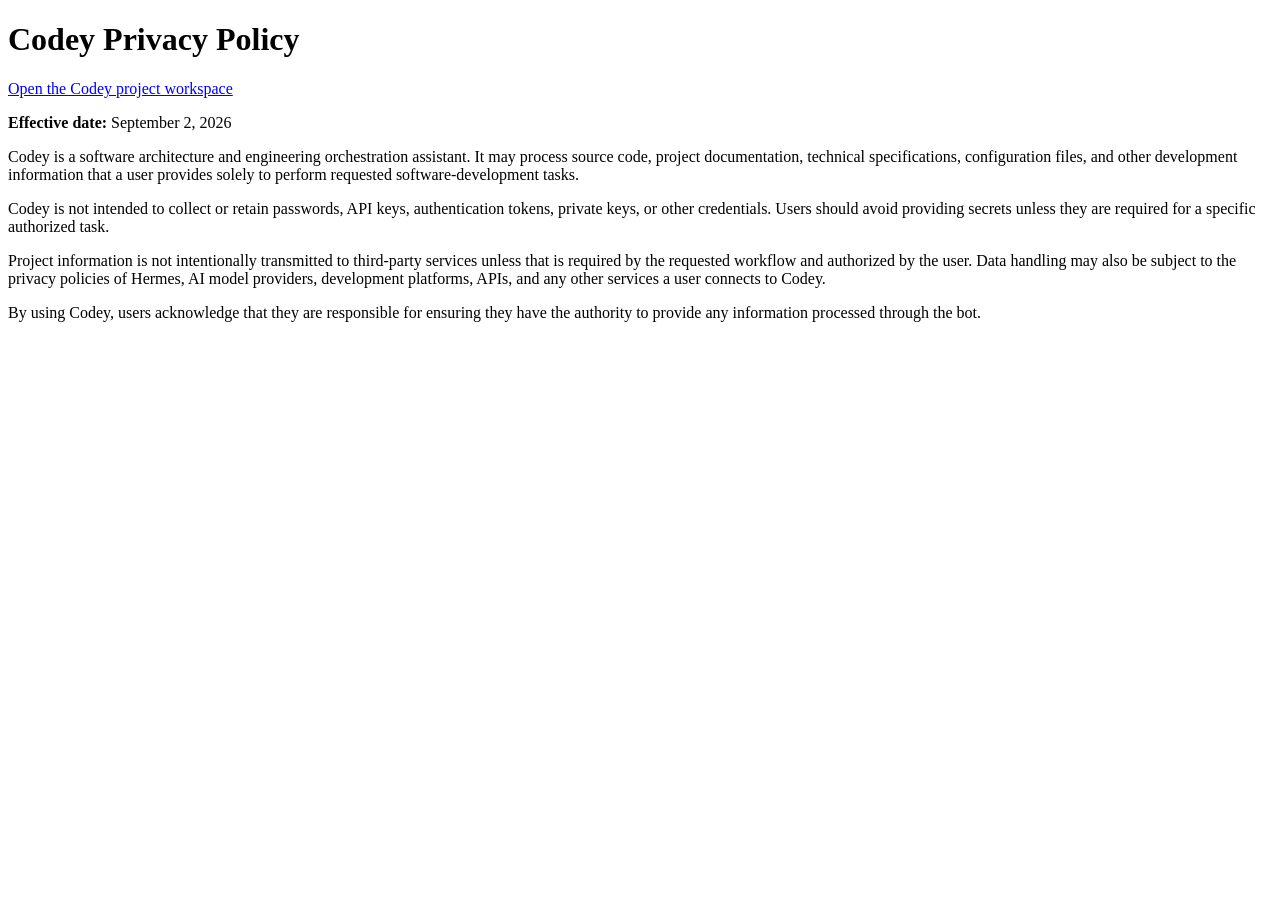
<file: docs/index.html>
<!doctype html>
<html lang="en">
  <head>
    <meta charset="utf-8">
    <meta name="viewport" content="width=device-width, initial-scale=1">
    <title>Codey Privacy Policy</title>
  </head>
  <body>
    <main>
      <h1>Codey Privacy Policy</h1>
      <p><a href="workspace.html">Open the Codey project workspace</a></p>
      <p><strong>Effective date:</strong> September 2, 2026</p>

      <p>Codey is a software architecture and engineering orchestration assistant. It may process source code, project documentation, technical specifications, configuration files, and other development information that a user provides solely to perform requested software-development tasks.</p>

      <p>Codey is not intended to collect or retain passwords, API keys, authentication tokens, private keys, or other credentials. Users should avoid providing secrets unless they are required for a specific authorized task.</p>

      <p>Project information is not intentionally transmitted to third-party services unless that is required by the requested workflow and authorized by the user. Data handling may also be subject to the privacy policies of Hermes, AI model providers, development platforms, APIs, and any other services a user connects to Codey.</p>

      <p>By using Codey, users acknowledge that they are responsible for ensuring they have the authority to provide any information processed through the bot.</p>
    </main>
  </body>
</html>
</file>
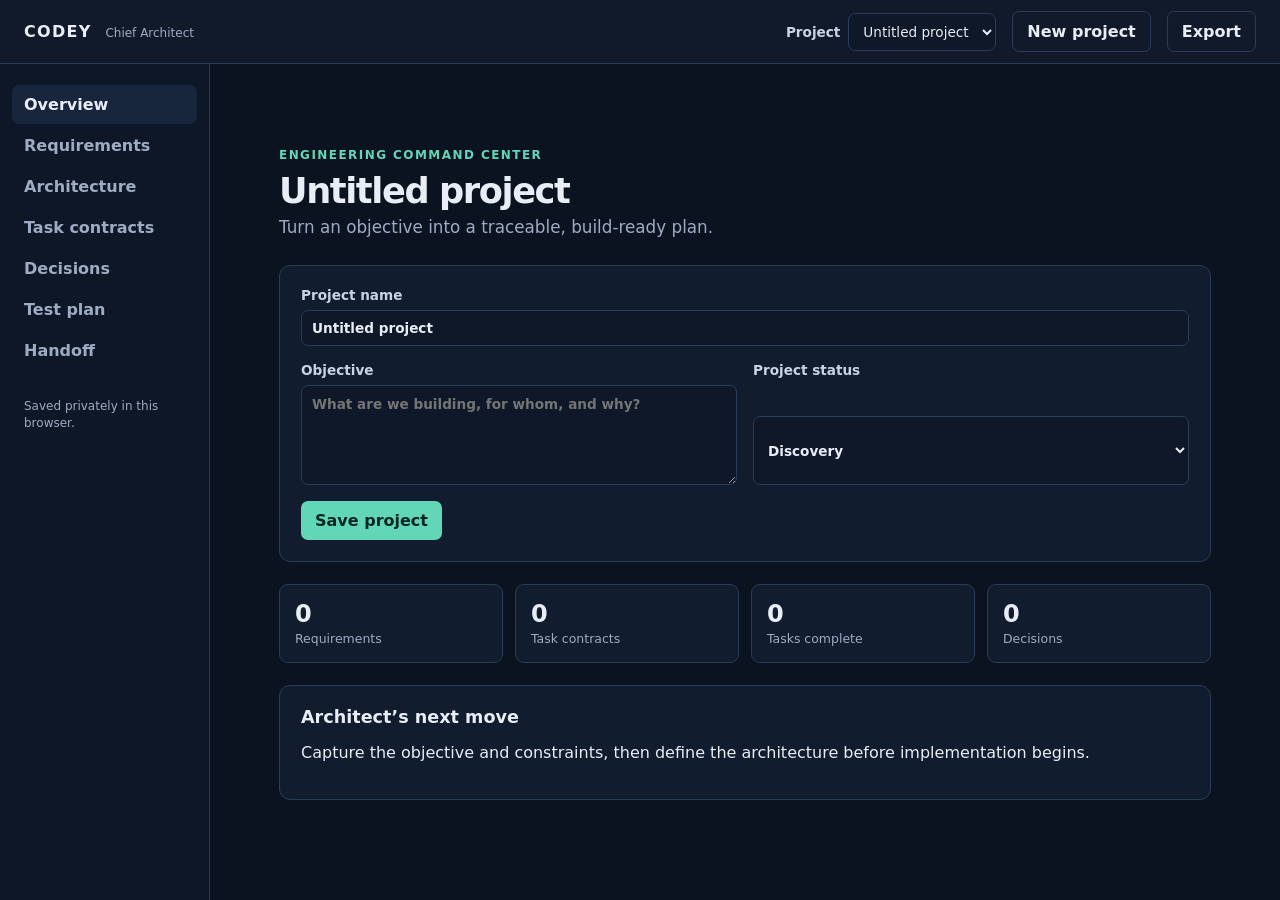
<file: docs/workspace.html>
<!doctype html>
<html lang="en">
  <head>
    <meta charset="utf-8">
    <meta name="viewport" content="width=device-width, initial-scale=1">
    <meta name="theme-color" content="#101b2d">
    <title>Codey — Chief Architect Workspace</title>
    <link rel="stylesheet" href="workspace.css">
  </head>
  <body>
    <header class="topbar">
      <a class="brand" href="workspace.html">CODEY <span>Chief Architect</span></a>
      <div class="project-switch"><label for="project-select">Project</label><select id="project-select" aria-label="Current project"></select></div>
      <button class="secondary" id="new-project">New project</button>
      <button class="secondary" id="export-project">Export</button>
    </header>
    <main>
      <aside class="sidebar" aria-label="Workspace sections">
        <button class="nav active" data-view="overview">Overview</button>
        <button class="nav" data-view="requirements">Requirements</button>
        <button class="nav" data-view="architecture">Architecture</button>
        <button class="nav" data-view="tasks">Task contracts</button>
        <button class="nav" data-view="decisions">Decisions</button>
        <button class="nav" data-view="tests">Test plan</button>
        <button class="nav" data-view="handoff">Handoff</button>
        <p class="local-note">Saved privately in this browser.</p>
      </aside>
      <section class="content">
        <div id="overview" class="view active">
          <div class="eyebrow">Engineering command center</div><h1 id="project-title">Untitled project</h1>
          <p class="lede">Turn an objective into a traceable, build-ready plan.</p>
          <div class="card project-card"><label>Project name<input id="name-input" placeholder="e.g., Customer portal"></label><label>Objective<textarea id="objective-input" placeholder="What are we building, for whom, and why?"></textarea></label><label>Project status<select id="status-input"><option>Discovery</option><option>Architecture</option><option>Implementation</option><option>Verification</option><option>Blocked</option><option>Complete</option></select></label><button id="save-overview">Save project</button></div>
          <div class="stats" id="stats"></div>
          <div class="card"><h2>Architect’s next move</h2><p id="next-move">Capture the objective and constraints, then define the architecture before implementation begins.</p></div>
        </div>
        <div id="requirements" class="view"><div class="section-head"><div><div class="eyebrow">Traceability starts here</div><h1>Requirements</h1></div><button class="add" data-add="requirements">Add requirement</button></div><div id="requirements-list" class="item-list"></div></div>
        <div id="architecture" class="view"><div class="section-head"><div><div class="eyebrow">System design</div><h1>Architecture</h1></div></div><div class="card"><label>Architecture summary<textarea id="architecture-input" placeholder="Describe the system, major components, technology choices, boundaries, and data flow."></textarea></label><label>Constraints and standards<textarea id="constraints-input" placeholder="Security, compatibility, performance, code standards, deployment constraints…"></textarea></label><button id="save-architecture">Save architecture</button></div></div>
        <div id="tasks" class="view"><div class="section-head"><div><div class="eyebrow">Bounded delegation</div><h1>Task contracts</h1></div><button class="add" data-add="tasks">New task contract</button></div><div id="tasks-list" class="item-list"></div></div>
        <div id="decisions" class="view"><div class="section-head"><div><div class="eyebrow">Architecture decision records</div><h1>Decisions</h1></div><button class="add" data-add="decisions">Record decision</button></div><div id="decisions-list" class="item-list"></div></div>
        <div id="tests" class="view"><div class="section-head"><div><div class="eyebrow">Definition of done</div><h1>Test plan</h1></div><button class="add" data-add="tests">Add test requirement</button></div><div id="tests-list" class="item-list"></div></div>
        <div id="handoff" class="view"><div class="eyebrow">Development handoff</div><h1>Project brief</h1><p class="lede">A concise, shareable summary generated from your workspace.</p><pre id="handoff-output"></pre><button id="copy-handoff">Copy handoff</button></div>
      </section>
    </main>
    <dialog id="editor"><form method="dialog" id="editor-form"><div class="dialog-head"><h2 id="editor-title">Add item</h2><button class="icon" value="cancel" aria-label="Close">×</button></div><div id="editor-fields"></div><div class="dialog-actions"><button class="secondary" value="cancel">Cancel</button><button value="default" id="save-item">Save</button></div></form></dialog>
    <script src="workspace.js"></script>
  </body>
</html>
</file>
<file: docs/workspace.css>
:root{--ink:#e8edf6;--muted:#9eacc3;--canvas:#0b1220;--surface:#111c2f;--surface-2:#18263d;--line:#2b3c58;--accent:#62d7b7;--accent-dark:#0d433c;--danger:#ff9090;font-family:Inter,ui-sans-serif,system-ui,sans-serif;color:var(--ink);background:var(--canvas)}*{box-sizing:border-box}body{margin:0;min-height:100vh}.topbar{height:64px;display:flex;align-items:center;gap:16px;padding:0 24px;border-bottom:1px solid var(--line);background:#101a2b;position:sticky;top:0;z-index:2}.brand{color:var(--ink);font-weight:800;text-decoration:none;letter-spacing:.08em}.brand span{font-size:.75rem;font-weight:500;color:var(--muted);letter-spacing:0;margin-left:7px}.project-switch{margin-left:auto;display:flex;align-items:center;gap:8px;color:var(--muted);font-size:.85rem}select,input,textarea{font:inherit;color:var(--ink);background:#0e1829;border:1px solid var(--line);border-radius:7px;padding:9px 10px;width:100%}select{width:auto}button{border:0;border-radius:7px;background:var(--accent);color:#062720;font:inherit;font-weight:750;padding:10px 14px;cursor:pointer}button:hover{filter:brightness(1.08)}button.secondary{background:transparent;color:var(--ink);border:1px solid var(--line)}main{display:grid;grid-template-columns:210px minmax(0,1fr);min-height:calc(100vh - 64px)}.sidebar{padding:19px 12px;border-right:1px solid var(--line);background:#0e1727}.nav{display:block;width:100%;text-align:left;background:transparent;color:var(--muted);padding:10px 12px;margin:2px 0}.nav.active,.nav:hover{color:var(--ink);background:var(--surface-2)}.local-note{font-size:.75rem;line-height:1.4;color:var(--muted);margin:28px 12px}.content{max-width:1020px;width:100%;padding:48px 44px;margin:auto}.view{display:none}.view.active{display:block}.eyebrow{font-size:.75rem;color:var(--accent);letter-spacing:.12em;text-transform:uppercase;font-weight:800}h1{font-size:2.2rem;letter-spacing:-.04em;margin:8px 0 6px}h2{font-size:1.1rem;margin:0 0 14px}.lede{color:var(--muted);margin:0 0 28px;font-size:1.05rem}.card,.item{background:var(--surface);border:1px solid var(--line);border-radius:11px;padding:21px;margin:16px 0}.project-card{display:grid;grid-template-columns:1fr 1fr;gap:16px}.project-card label:first-child{grid-column:1/-1}.project-card button{justify-self:start}label{display:grid;gap:7px;font-size:.85rem;font-weight:700;color:#c8d4e6}textarea{resize:vertical;min-height:100px;line-height:1.45}.stats{display:grid;grid-template-columns:repeat(4,1fr);gap:12px;margin:22px 0}.stat{padding:15px;background:var(--surface);border:1px solid var(--line);border-radius:9px}.stat strong{display:block;font-size:1.5rem}.stat span{font-size:.78rem;color:var(--muted)}.section-head{display:flex;justify-content:space-between;align-items:end;margin-bottom:24px}.add{background:var(--accent-dark);color:var(--accent);border:1px solid #276c60}.item h2{margin:0 0 5px}.item p{color:var(--muted);white-space:pre-wrap;margin:0 0 14px;line-height:1.5}.tags{display:flex;gap:7px;flex-wrap:wrap}.tag{font-size:.75rem;background:#233550;color:#b7c7df;border-radius:99px;padding:4px 8px}.item-actions{display:flex;gap:8px;margin-top:14px}.delete{color:var(--danger)!important;border-color:#75454d!important}pre{white-space:pre-wrap;word-wrap:break-word;background:var(--surface);border:1px solid var(--line);border-radius:11px;padding:22px;color:#d3deed;line-height:1.5;min-height:280px}dialog{width:min(650px,calc(100% - 30px));background:var(--surface);border:1px solid var(--line);border-radius:12px;color:var(--ink);padding:0}dialog::backdrop{background:#020711aa}.dialog-head{display:flex;align-items:center;justify-content:space-between;padding:20px 22px;border-bottom:1px solid var(--line)}.icon{background:transparent;color:var(--muted);font-size:1.6rem;padding:0}.dialog-head h2{margin:0}#editor-fields{padding:22px;display:grid;gap:15px}.dialog-actions{padding:16px 22px;border-top:1px solid var(--line);display:flex;justify-content:end;gap:10px}@media(max-width:720px){.topbar{padding:0 14px;gap:8px}.brand span,.project-switch label{display:none}.project-switch{margin-left:auto}.topbar .secondary{padding:8px 9px;font-size:.8rem}main{grid-template-columns:1fr}.sidebar{display:flex;overflow:auto;border-right:0;border-bottom:1px solid var(--line);padding:7px}.nav{width:auto;white-space:nowrap}.local-note{display:none}.content{padding:30px 18px}.project-card{grid-template-columns:1fr}.stats{grid-template-columns:1fr 1fr}h1{font-size:1.85rem}.section-head{align-items:start;gap:12px}.section-head .add{white-space:nowrap}}
</file>
